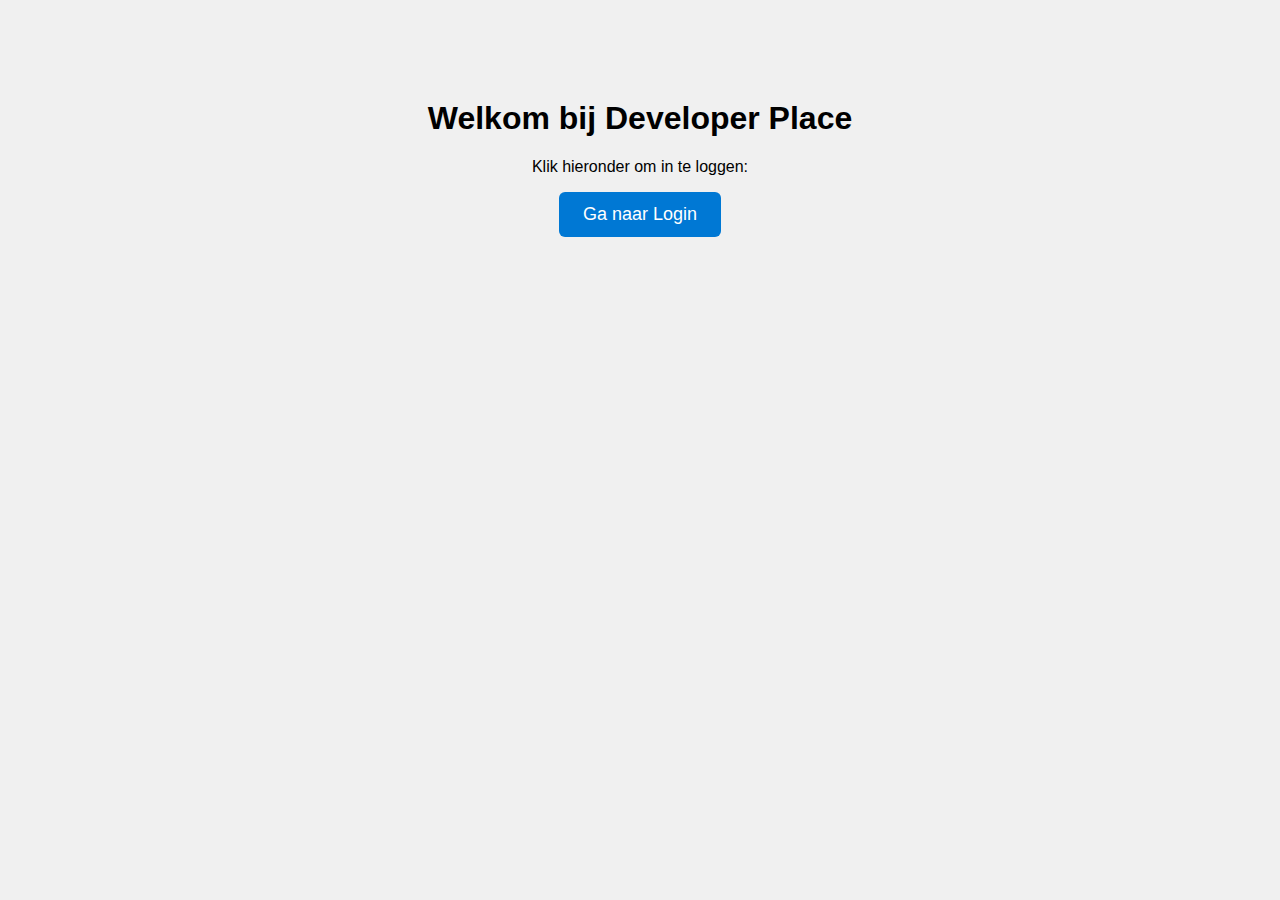
<file: index.html>
<!DOCTYPE html>
<html lang="nl">
<head>
    <meta charset="UTF-8" />
    <meta name="viewport" content="width=device-width, initial-scale=1" />
    <title>Developer Place - Home</title>
    <style>
        body {
            font-family: Arial, sans-serif;
            text-align: center;
            margin-top: 100px;
            background: #f0f0f0;
        }
        a {
            display: inline-block;
            padding: 12px 24px;
            background-color: #0078d4;
            color: white;
            text-decoration: none;
            border-radius: 6px;
            font-size: 18px;
        }
        a:hover {
            background-color: #005ea1;
        }
    </style>
</head>
<body>
    <h1>Welkom bij Developer Place</h1>
    <p>Klik hieronder om in te loggen:</p>
    <a href="login/index.html">Ga naar Login</a>
</body>
</html>
</file>
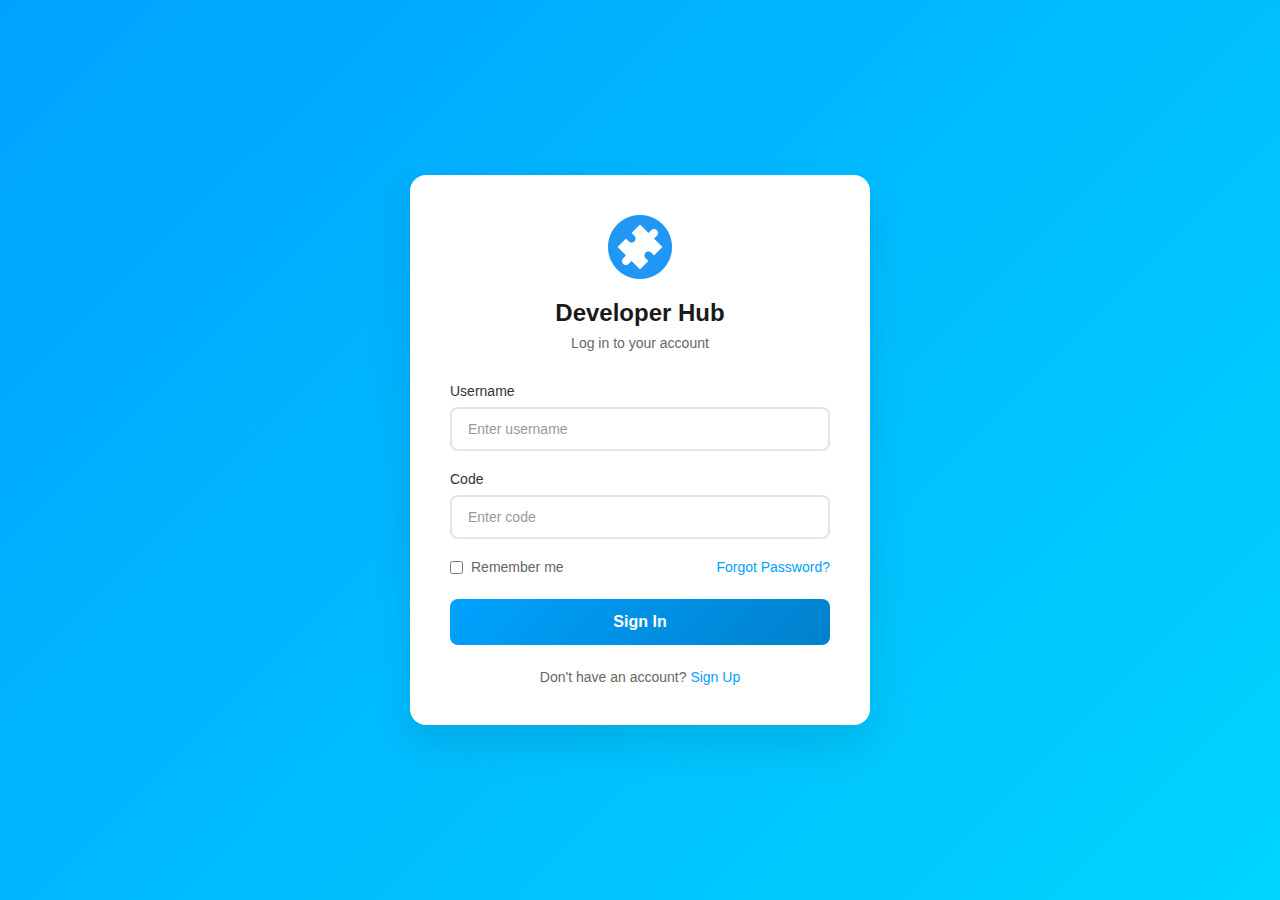
<file: login/index.html>
<!DOCTYPE html>
<html lang="en">
<head>
    <meta charset="UTF-8">
    <meta name="viewport" content="width=device-width, initial-scale=1.0">
    <link rel="stylesheet" href="style.css">
    <title>Developer Hub - Login</title>
    <link rel="icon" href="puzzle_3838725.png" type="image/png">
</head>
<body>
    <div class="container">
        <div class="login-box">
            <div class="logo">
                <img src="puzzle_3838725.png" alt="Developer Hub Logo">
                <h1>Developer Hub</h1>
                <p>Log in to your account</p>
            </div>
             
            <form class="login-form" id="login-form">
                <div class="input-group">
                    <label for="username">Username</label>
                    <input type="text" id="username" name="username" placeholder="Enter username" required>
                </div>
                 
                <div class="input-group">
                    <label for="password">Code</label>
                    <div class="password-field">
                        <input type="password" id="password" name="password" placeholder="Enter code" required>
                    </div>
                </div>
                 
                <div class="form-options">
                    <label class="remember-me">
                        <input type="checkbox" name="remember">
                        <span>Remember me</span>
                    </label>
                    <a href="#" class="forgot-password">Forgot Password?</a>
                </div>
                 
                <button type="submit" class="login-btn">Sign In</button>
            </form>
             
            <div class="form-footer">
                <p>Don't have an account? <a href="#" class="signup-link">Sign Up</a></p>
            </div>
        </div>
    </div>

    <script>
        document.addEventListener('DOMContentLoaded', function() {
            const loginForm = document.getElementById('login-form');
            const usernameInput = document.getElementById('username');
            const passwordInput = document.getElementById('password');

            loginForm.addEventListener('submit', function(e) {
                e.preventDefault();

                const username = usernameInput.value;
                const password = passwordInput.value;

                if (username === 'developerhub' && password === '123456') {
                    window.location.href = '../dashboard/index.html';
                } else {
                    alert('Invalid username or password. Please try again.');
                }
            });
        });
    </script>
</body>
</html>
</file>
<file: login/style.css>
* {
    margin: 0;
    padding: 0;
    box-sizing: border-box;
}

body {
    font-family: 'Segoe UI', Tahoma, Geneva, Verdana, sans-serif;
    background: linear-gradient(135deg, #00A2FF, #00D4FF);
    min-height: 100vh;
    display: flex;
    align-items: center;
    justify-content: center;
    color: #333;
}

.container {
    width: 100%;
    max-width: 500px;
    padding: 20px;
}

.login-box {
    background: white;
    border-radius: 16px;
    padding: 40px;
    box-shadow: 0 20px 40px rgba(0, 0, 0, 0.1);
    text-align: center;
}

.logo img {
    width: 64px;
    height: 64px;
    border-radius: 12px;
    margin-bottom: 16px;
}

.logo h1 {
    font-size: 24px;
    font-weight: 600;
    color: #1a1a1a;
    margin-bottom: 8px;
}

.logo p {
    color: #666;
    font-size: 14px;
    margin-bottom: 32px;
}

.login-form {
    text-align: left;
}

.input-group {
    margin-bottom: 20px;
}

.input-group label {
    display: block;
    color: #333;
    font-weight: 500;
    margin-bottom: 8px;
    font-size: 14px;
}

.input-group input {
    width: 100%;
    padding: 12px 16px;
    border: 2px solid #e1e5e9;
    border-radius: 8px;
    font-size: 14px;
    color: #333;
    background: white;
}

.input-group input:focus {
    outline: none;
    border-color: #00A2FF;
    box-shadow: 0 0 0 3px rgba(0, 162, 255, 0.1);
}

.input-group input::placeholder {
    color: #999;
}

.password-field {
    position: relative;
}

.form-options {
    display: flex;
    justify-content: space-between;
    align-items: center;
    margin-bottom: 24px;
    font-size: 14px;
}

.remember-me {
    display: flex;
    align-items: center;
    cursor: pointer;
    color: #666;
}

.remember-me input {
    width: auto;
    margin-right: 8px;
}

.forgot-password {
    color: #00A2FF;
    text-decoration: none;
    font-weight: 500;
}

.forgot-password:hover {
    text-decoration: underline;
}

.login-btn {
    width: 100%;
    background: linear-gradient(135deg, #00A2FF, #0080CC);
    color: white;
    border: none;
    border-radius: 8px;
    padding: 14px;
    font-size: 16px;
    font-weight: 600;
    cursor: pointer;
    margin-bottom: 24px;
}

.login-btn:hover {
    background: linear-gradient(135deg, #0080CC, #0066AA);
    transform: translateY(-2px);
    box-shadow: 0 8px 20px rgba(0, 162, 255, 0.3);
}

.form-footer {
    text-align: center;
    color: #666;
    font-size: 14px;
}

.signup-link {
    color: #00A2FF;
    text-decoration: none;
    font-weight: 500;
}

.signup-link:hover {
    text-decoration: underline;
}

@media (max-width: 480px) {
    .container {
        padding: 16px;
    }
    
    .login-box {
        padding: 32px 24px;
    }
    
    .form-options {
        flex-direction: column;
        gap: 12px;
        align-items: flex-start;
    }
}
</file>
